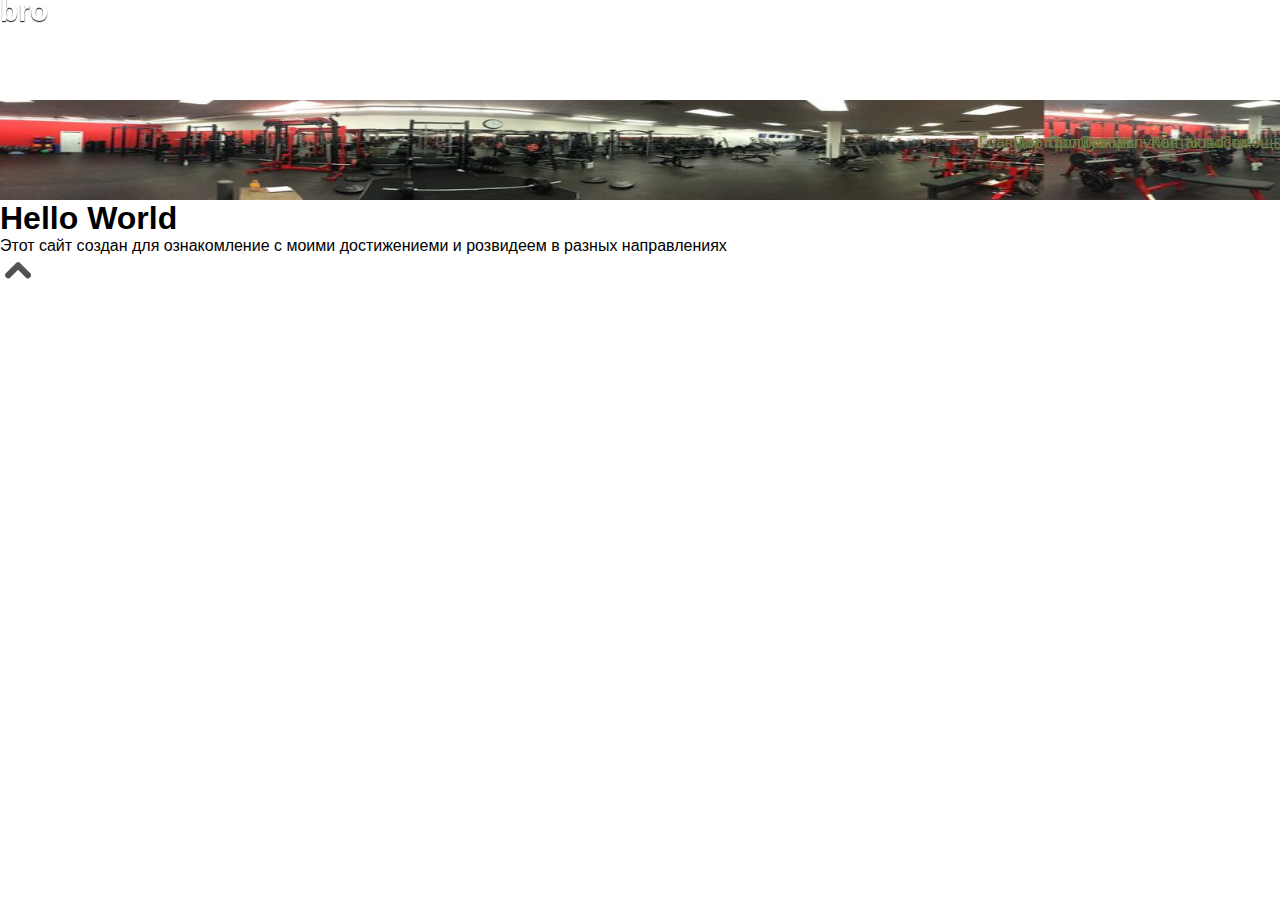
<file: index.html>
<!DOCTYPE html>
<html>
 <head>
 <title>Iordan</title>
 <meta charset="utf-8">
     <link rel="stylesheet" href="style.css">
     

    </head>
 <body>
     
     <div id="all">
     
     <div id="head">
          <div id="logo">
              <marquee scrollamount="3" direction="down" style="color: #ffffff; font-size: 30px; float: left;clear: left;height:100px; font-weight: bolder; line-height: 100%; text-shadow: #000000 0px 1px 1px;">
                  let's go<br>
              bro    
                  </marquee></div>
         
          

          <div id="panorama">
<img src="img/1.jpg" height="100px" width="167%" style="margin-left:0px;margin-top:0px;float: left;clear: left;">
          
     </div>
     </div>
   
     <div id="marg">
     </div>
     <div id="content">
         <h1 class="h1-reid">Hello World</h1>
         <p>
         Этот сайт создан для ознакомление с моими достижениеми и розвидеем в разных направлениях
         </p>
     </div>
<div id="menu">
  <ul>
    <li class="li-main"><a href="#">Главная</a></li>
    <li><a href="#">Портфолиуо</a></li>
    <li><a href="St-Bog/index.html">Программы</a></li>
    <li><a href="#">Товары</a></li>
    <li><a href="#">Услугии</a></li>
    <li><a href="contact/index_new.html">Контакты</a></li>
    <li><a href="#">Новости</a></li>
    <li><a href="">Помощь</a></li>
  </ul>
</div>
     <div id="bot">
                 </div>
            
    <div id="top" data-title="top">
     
     <img src="img/st1.png" width="35px">
        
     </div>
    </div>
 </body>
</html>
</file>
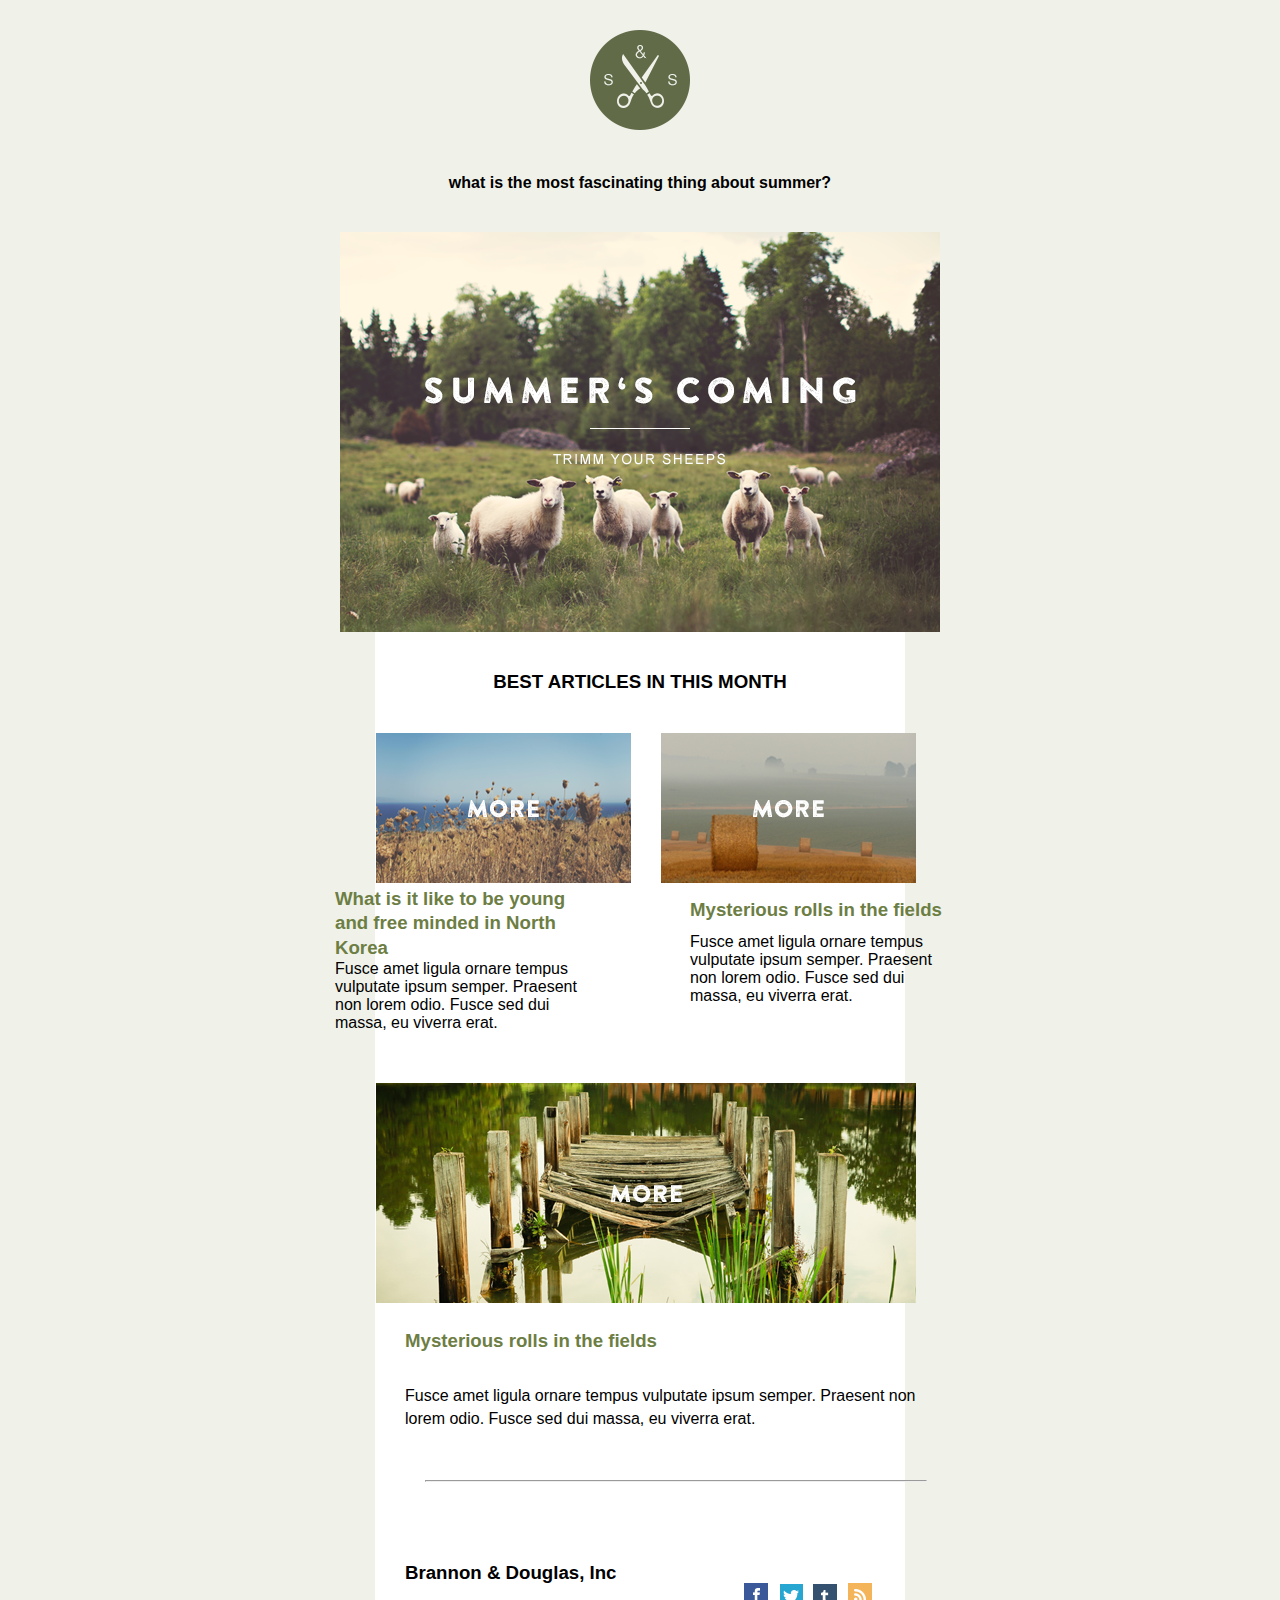
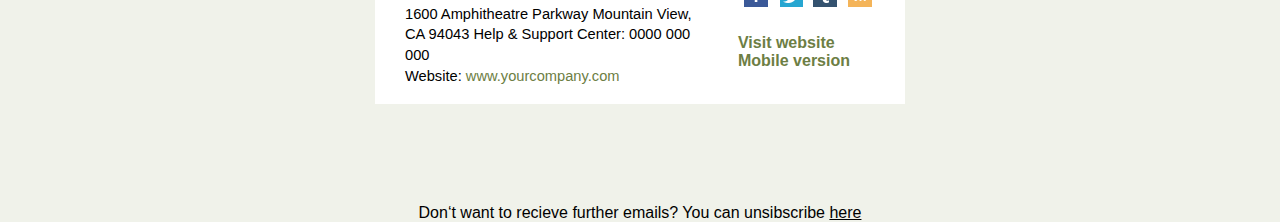
<file: psd_1/index.html>
<!DOCTYPE html>
<html>

<head>
    <title>PSD</title>
    <meta charset="utf-8">
    <link rel="stylesheet" href="style.css">
</head>

<body>
    <div class="bg_all">

        <figure class="fig">
            <img src="04478.png" alt="Log" style="margin-top:30px;">

        </figure>

        <h4 class="foot1"> what is the most fascinating thing about summer?</h4>

        <figure class="figl">
            <img src="img/sumers.png" alt="summer" style="">
        </figure>
        <div class="bg">
            <h3 class="foot11"> BEST ARTICLES IN THIS MONTH</h3>
            <div id="hei">
                <figure class="figl">
                    <img src="img/more.png" alt="More" style="">
                </figure>

                <div class="more_1">
                    <h3 class="more_h_one">What is it like to be young and free minded in North Korea</h3>
                    <p class="more_one">Fusce amet ligula ornare tempus vulputate ipsum semper. Praesent non lorem odio. Fusce sed dui massa, eu viverra erat.</p>
                </div>
                <div class="more_2">
                    <h3 class="more_h_two">Mysterious rolls in the fields</h3>

                    <p class="two_more">Fusce amet ligula ornare tempus vulputate ipsum semper. Praesent non lorem odio. Fusce sed dui massa, eu viverra erat.</p>
                </div>

            </div>

            <figure class="figlq">
                <img src="img/big%20more.png" alt="More">
            </figure>
            <h3 class="big_more">Mysterious rolls in the fields</h3>
            <p class="p_big_more">Fusce amet ligula ornare tempus vulputate ipsum semper. Praesent non lorem odio. Fusce sed dui massa, eu viverra erat.</p>
            <hr id="hr_bot">
            <div class="last">
                <h3 class="bra">Brannon & Douglas, Inc</h3>
                <p class="am">1600 Amphitheatre Parkway Mountain View, CA 94043 Help & Support Center: 0000 000 000 <br> Website:
                    <a href="www.yourcompany.com">www.yourcompany.com</a></p>

            </div>

            <ul>
                <li>
                    <a href="#"> <img src="img/fas.png"></a>
                </li>
                <li>
                    <a href="#"> <img src="img/tw.png"></a>
                </li>
                <li>
                    <a href="#"> <img src="img/tumb.png"></a>
                </li>
                <li>
                    <a href="#"> <img src="img/rs.png"></a>
                </li>
            </ul>
            <h3 class="h_las"><a href="#">Visit website</a><br>
                <a href="#"> Mobile version</a>
            </h3>

        </div>
        <p id="foot">Don‘t want to recieve further emails? You can unsibscribe <a href="#" class="here">here</a></p>
    </div>

</body>

</html>
</file>
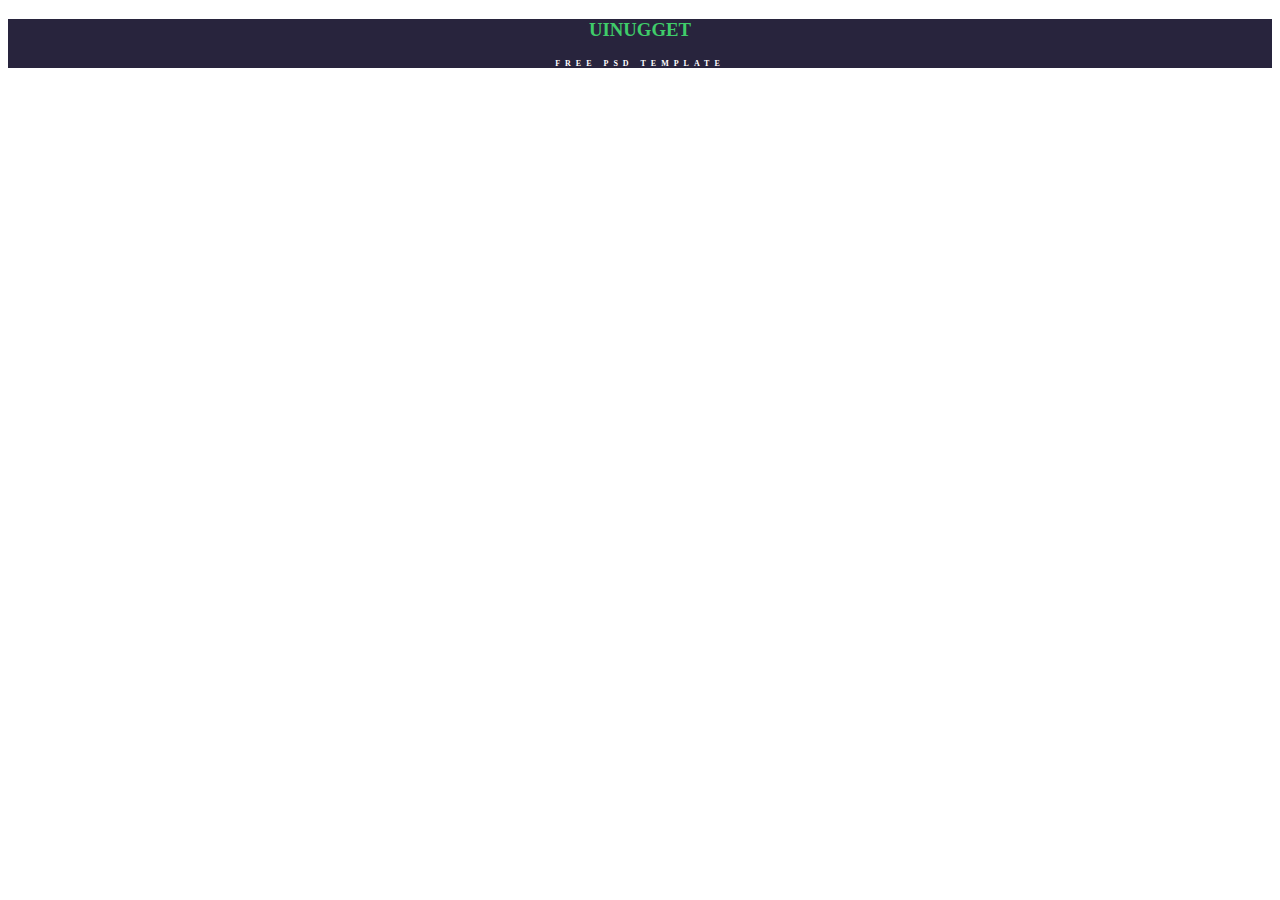
<file: psd_3/index.html>
<!DOCTYPE html>
<html>

<head>
    <title>PSD</title>
    <meta charset="utf-8">
    <link rel="stylesheet" href="style.css">
</head>

<body>
    <div class="bg">
        <h3 class="UINUGGET">UINUGGET</h3>
        <h5 class="free">
            FREE PSD TEMPLATE

        </h5>

    </div>
</body>
</html>
</file>
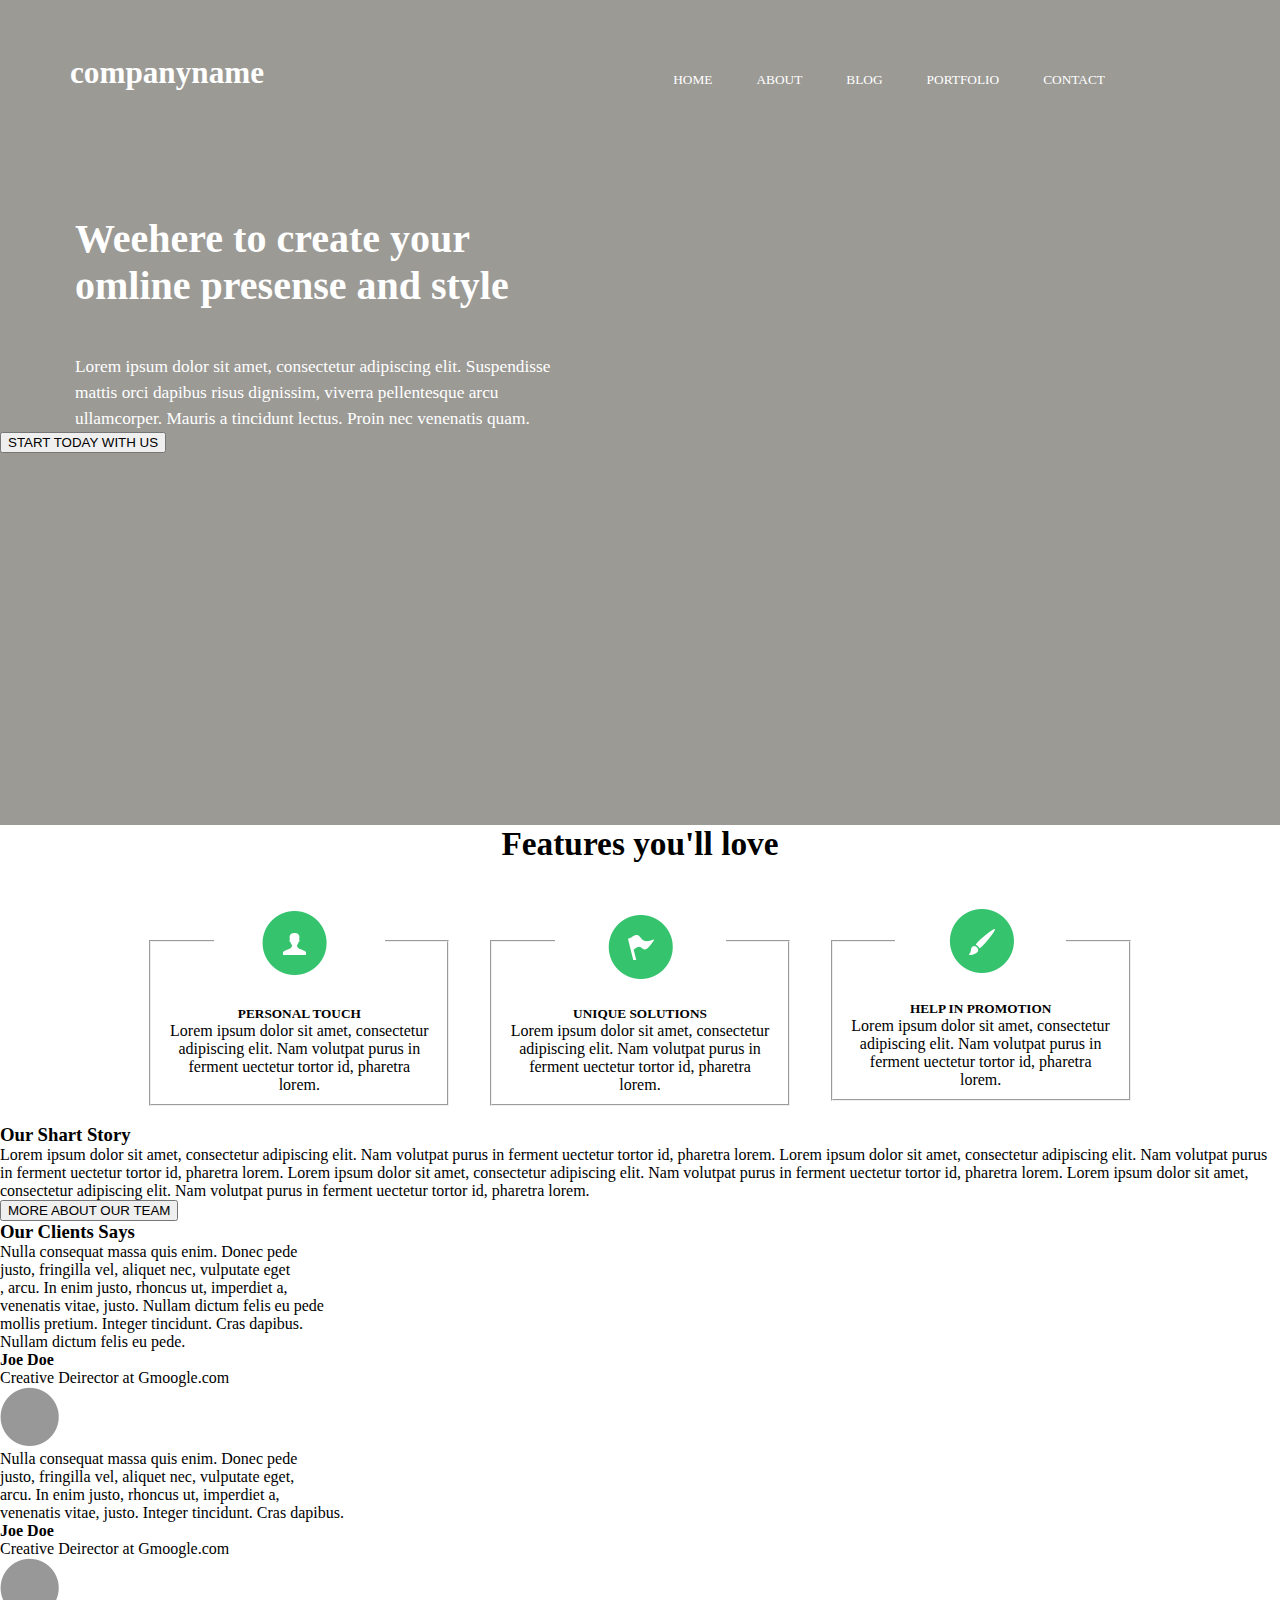
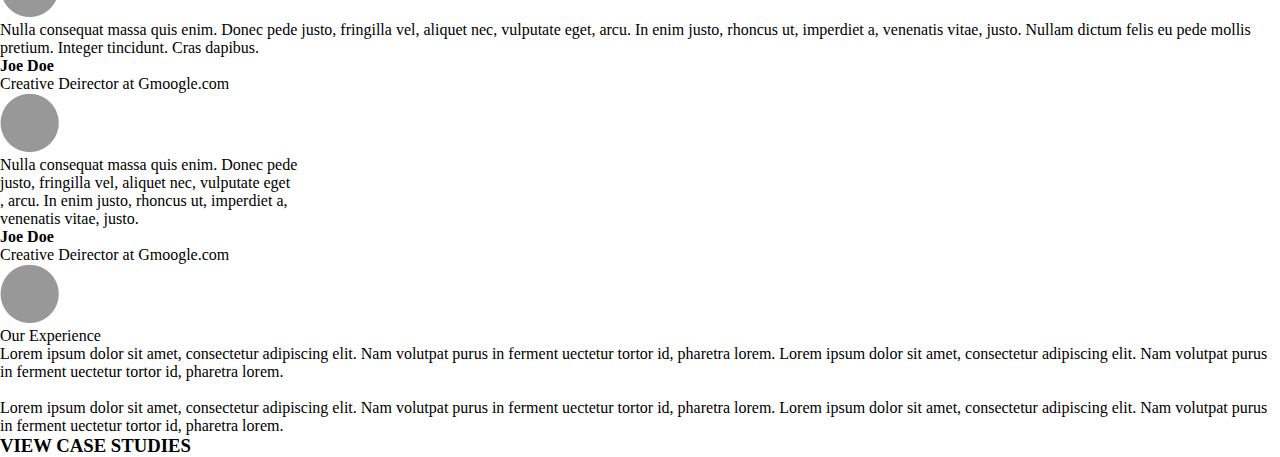
<file: psd_4/index.html>
<!DOCTYPE html>
<html>

<head>
    <title>PSD</title>
    <meta charset="utf-8">
    <link href="style.css" rel="stylesheet" type="text/css">

</head>

<body>

    <div id="hed">
        <div id="log">
            <h3>companyname</h3>
        </div>
        <div id="menu">
            <ul>
                <li><a href="#">HOME</a></li>
                <li><a href="#">ABOUT</a></li>
                <li><a href="#">BLOG</a></li>
                <li><a href="#">PORTFOLIO</a></li>
                <li><a href="#">CONTACT</a></li>
            </ul>
        </div>
        <h3 class="were"> Weehere to create your<br> omline presense and style</h3>
        <p class="lor">Lorem ipsum dolor sit amet, consectetur adipiscing elit. Suspendisse mattis orci dapibus risus dignissim, viverra pellentesque arcu ullamcorper. Mauris a tincidunt lectus. Proin nec venenatis quam.</p>
        <form>
            <button id="start">START  TODAY  WITH  US</button>
        </form>


    </div>
    <div id="main">
        <h1 class="fea">Features you'll love</h1>
        <div class="in">
            <div class="block">
                <fieldset>
                    <legend>
                        <figure>
                            <img src="img/div_1.PNG">
                        </figure>
                    </legend>

                    <h5 class="block-h">PERSONAL TOUCH</h5>
                    <p class="block-p">Lorem ipsum dolor sit amet, consectetur adipiscing elit. Nam volutpat purus in<br> ferment uectetur tortor id, pharetra<br> lorem.
                    </p>
                </fieldset>
            </div>
            <div class="block">
                <fieldset>
                    <legend>
                        <figure>
                            <img src="img/div_2.PNG">
                        </figure>
                    </legend>
                    <h5 class="block-h">UNIQUE SOLUTIONS</h5>
                    <p class="block-p">Lorem ipsum dolor sit amet, consectetur adipiscing elit. Nam volutpat purus in<br> ferment uectetur tortor id, pharetra<br> lorem.
                    </p>
                </fieldset>
            </div>
            <div class="block">
                <fieldset>
                    <legend>
                        <figure>
                            <img src="img/div_3.png">
                        </figure>
                    </legend>
                    <h5 class="block-h">HELP IN PROMOTION</h5>
                    <p class="block-p">Lorem ipsum dolor sit amet, consectetur adipiscing elit. Nam volutpat purus in<br> ferment uectetur tortor id, pharetra<br> lorem.
                    </p>
                </fieldset>

            </div>
        </div>
        <div id="our_story">
            <h3 class="story_H">Our Shart Story</h3>
            <p class="story_p">Lorem ipsum dolor sit amet, consectetur adipiscing elit. Nam volutpat purus in ferment uectetur tortor id, pharetra lorem. Lorem ipsum dolor sit amet, consectetur adipiscing elit. Nam volutpat purus in ferment uectetur tortor id, pharetra lorem. Lorem ipsum dolor sit amet, consectetur adipiscing elit. Nam volutpat purus in ferment uectetur tortor id, pharetra lorem. Lorem ipsum dolor sit amet, consectetur adipiscing elit. Nam volutpat purus in ferment uectetur tortor id, pharetra lorem.

            </p>
            <script>
                more.onclick = function() {
                    this.style.backgroundColor = 'red';
                }

            </script>
            <button id="more">
              MORE ABOUT OUR TEAM
          </button>




        </div>
        <div id="testi">

            <h3 id="testi_h">Our Clients Says</h3>
            <div class="left">
                <p class="nulla">Nulla consequat massa quis enim. Donec pede<br> justo, fringilla vel, aliquet nec, vulputate eget <br>, arcu. In enim justo, rhoncus ut, imperdiet a,<br> venenatis vitae, justo. Nullam dictum felis eu pede <br> mollis pretium. Integer tincidunt. Cras dapibus. <br> Nullam dictum felis eu pede.</p>

                <p class="joe"><strong> Joe Doe</strong></p>
                <p class="cre">Creative Deirector at Gmoogle.com</p>

                <figure class="pers">
                    <img src="img/pers.png">
                </figure>
                <p class="null_2">Nulla consequat massa quis enim. Donec pede<br>justo, fringilla vel, aliquet nec, vulputate eget,<br>arcu. In enim justo, rhoncus ut, imperdiet a,<br> venenatis vitae, justo. Integer tincidunt. Cras dapibus.</p>

                <p class="joe_2"><strong> Joe Doe</strong></p>
                <p class="cre">Creative Deirector at Gmoogle.com</p>

                <figure class="pers">
                    <img src="img/pers.png">
                </figure>
            </div>
            <div class="right">
                <p class="null_2">Nulla consequat massa quis enim. Donec pede justo, fringilla vel, aliquet nec, vulputate eget, arcu. In enim justo, rhoncus ut, imperdiet a, venenatis vitae, justo. Nullam dictum felis eu pede mollis pretium. Integer tincidunt. Cras dapibus. </p>

                <p class="joe_2"><strong> Joe Doe</strong></p>
                <p class="cre">Creative Deirector at Gmoogle.com</p>

                <figure class="pers">
                    <img src="img/pers.png">
                </figure>
                <p class="nulla">Nulla consequat massa quis enim. Donec pede<br> justo, fringilla vel, aliquet nec, vulputate eget <br>, arcu. In enim justo, rhoncus ut, imperdiet a,<br> venenatis vitae, justo. </p>

                <p class="joe"><strong> Joe Doe</strong></p>
                <p class="cre">Creative Deirector at Gmoogle.com</p>

                <figure class="pers">
                    <img src="img/pers.png">
                </figure>
            </div>
        </div>
        <!--       testi-->

    </div>
    <div class="info">
        <h class="inf_h">Our Experience</h>
        <p class="inf_p">Lorem ipsum dolor sit amet, consectetur adipiscing elit. Nam volutpat purus in ferment uectetur tortor id, pharetra lorem. Lorem ipsum dolor sit amet, consectetur adipiscing elit. Nam volutpat purus in ferment uectetur tortor id, pharetra lorem.
            <br>
            <br> Lorem ipsum dolor sit amet, consectetur adipiscing elit. Nam volutpat purus in ferment uectetur tortor id, pharetra lorem. Lorem ipsum dolor sit amet, consectetur adipiscing elit. Nam volutpat purus in ferment uectetur tortor id, pharetra lorem.

        </p>
        <h3 class="inf_h3">VIEW CASE STUDIES</h3>

    </div>
</body>

</html>
</file>
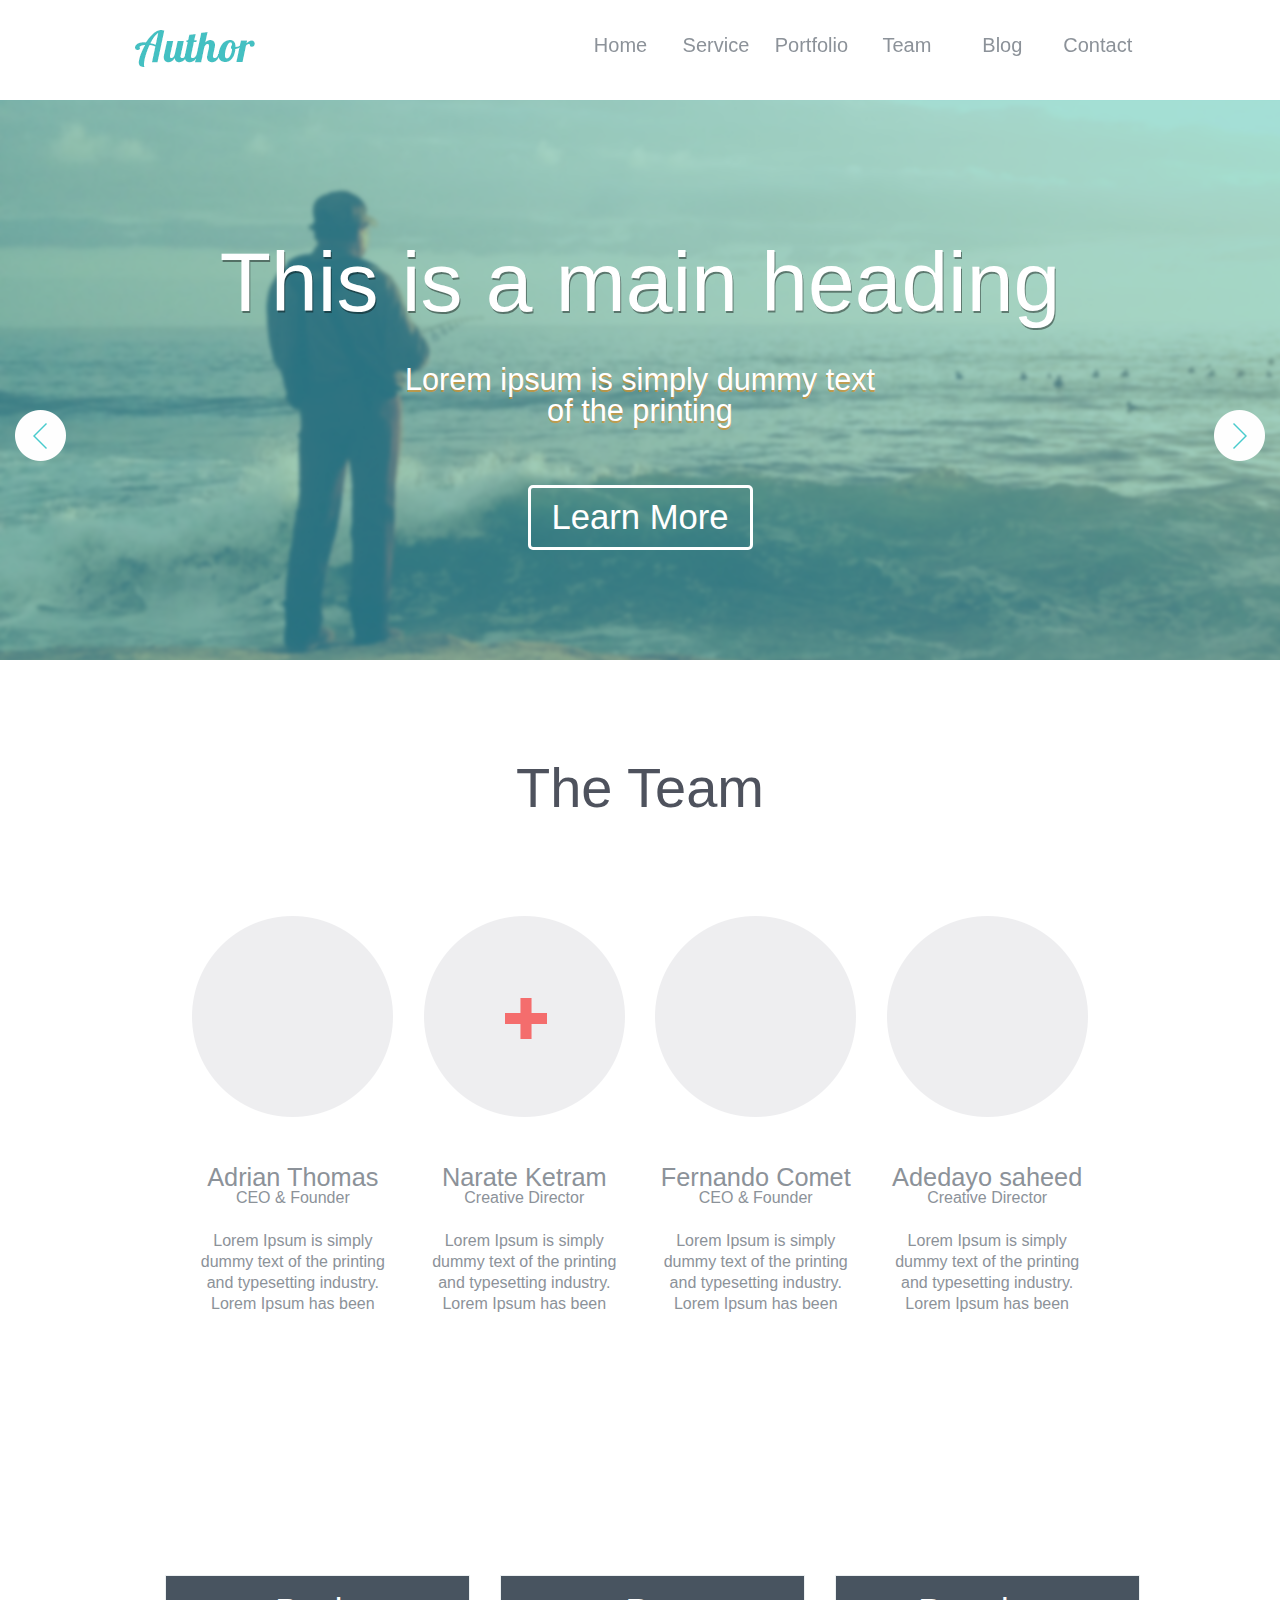
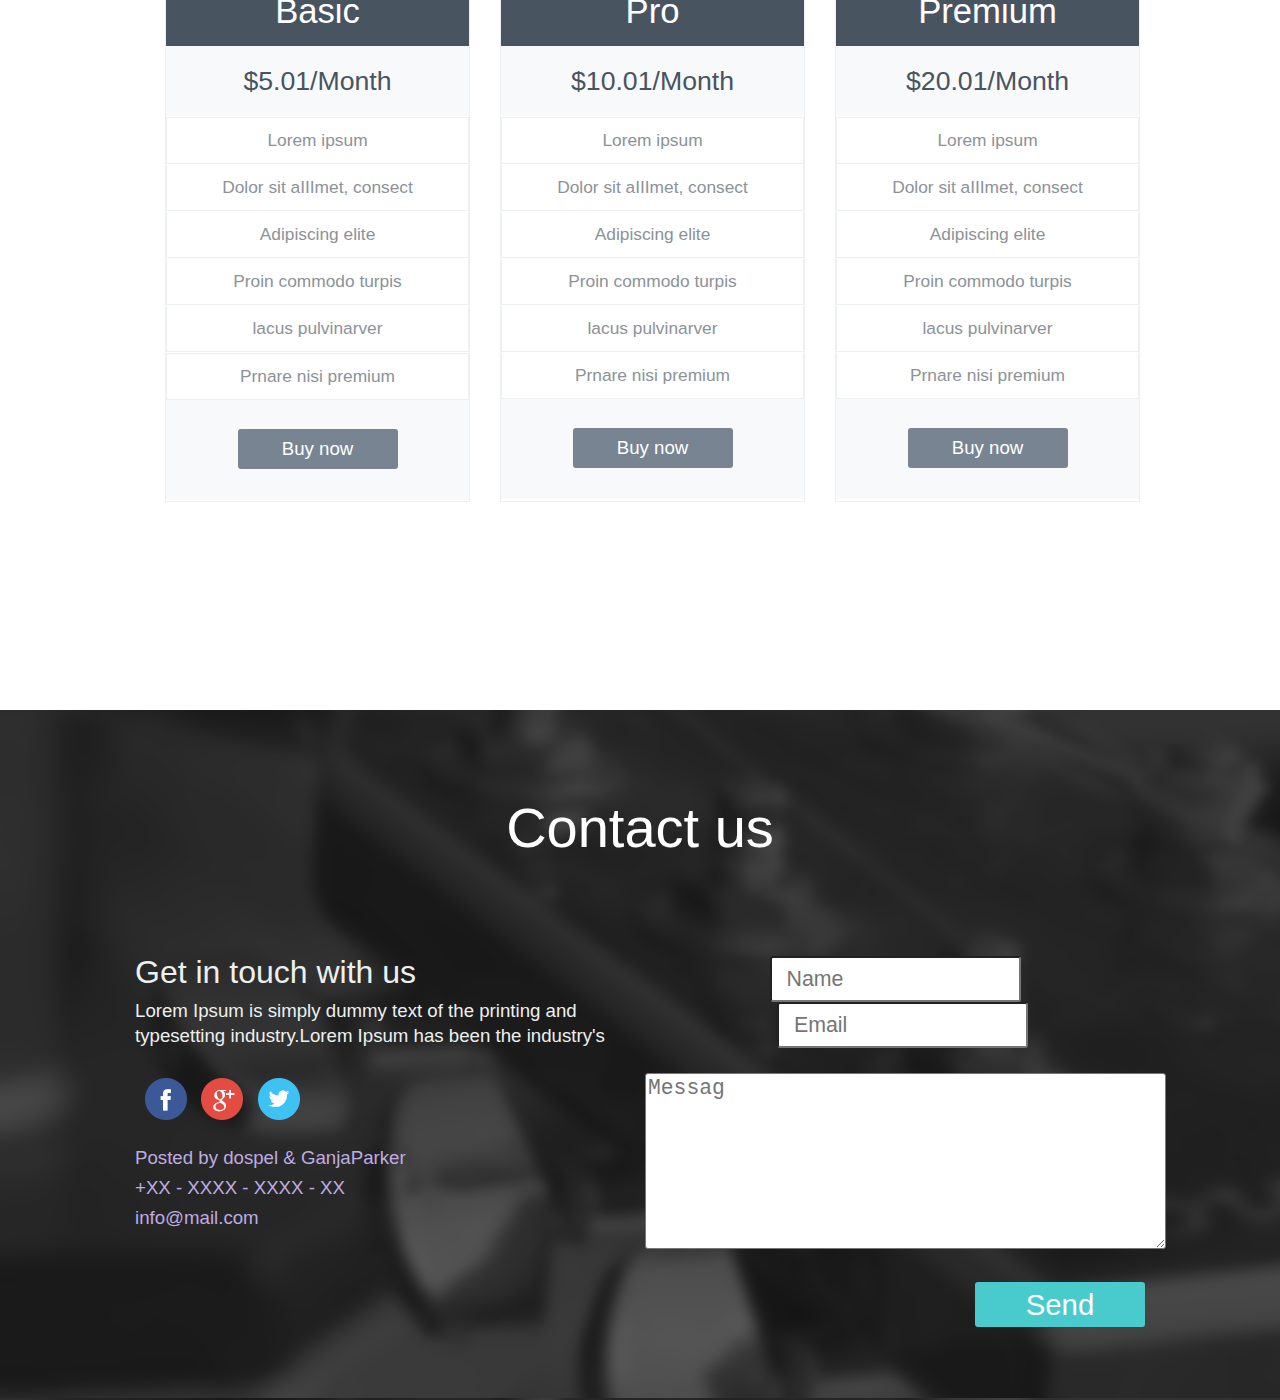
<file: rabota_ua/index.html>
<!DOCTYPE html>
<html>

<head>
    <link href="http://allfont.ru/allfont.css?fonts=open-sans-semibold" rel="stylesheet" type="text/css" />
    <title>PSD</title>
    <meta charset="utf-8">
    <meta name="viewport" content="width=device-width,initial-scale=1">
    <link href="style.css" rel="stylesheet">
    <link href="reset.css" rel="stylesheet">

</head>

<body>
   <div class="all">
    <a name="home"></a>
    <div class="header">
        <img class="Logo" src="img/logo.png" alt="logo">
        <div class="menu">

            <a class="menu_a" href="#home">
                <div class="menu_block"> Home </div>
            </a>

            <a class="menu_a" href="#service">
                <div class="menu_block">Service </div>

            </a>
            <a class="menu_a" href="#portfolio">
                <div class="menu_block">Portfolio </div>

            </a>
            <a class="menu_a" href="#team">
                <div class="menu_block">Team</div>
            </a>
            <a class="menu_a" href="#blog">
                <div class="menu_block">Blog </div>
            </a>
            <a class="menu_a" href="#contact">
                <div class="menu_block"> Contact </div>
            </a>
        </div>

    </div>
    <a name="service"></a>
    <div class="banner">
        <h1 class="This">This is a main heading</h1>
        <h3 class="lorem">Lorem ipsum is simply dummy text<br> of the printing</h3>
        <button class="button_mor">Learn More</button>
        <img class="left_next" src="img/left_s.png" alt="back">
        <img class="right_next" src="img/right_s.png" alt="next">
        <a name="portfolio"></a>

    </div>
    <div class="team">
        <h1 class="team_h">The Team</h1>

        <a name="team"></a>
        
        <div class="box_team ml0">
            <img src="img/elip.png" alt="Elips">
            <h3 class="elip_h3">Adrian Thomas</h3>
            <h5 class="elip_h5">CEO &#38; Founder</h5>
            <p class="elip_p">Lorem Ipsum is simply dummy text of the printing and typesetting industry. Lorem Ipsum has been

            </p>
        </div>
        <div class="box_team">
            <img class="index_1" src="img/block_plus.png" alt="Elips">

            <h3 class="elip_h3">Narate Ketram</h3>
            <h5 class="elip_h5">Creative Director</h5>
            <p class="elip_p">Lorem Ipsum is simply dummy text of the printing and typesetting industry. Lorem Ipsum has been

            </p>
        </div>
        <div class="box_team">
            <img src="img/elip.png" alt="Elips">
            <h3 class="elip_h3">Fernando Comet</h3>
            <h5 class="elip_h5">CEO &#38; Founder</h5>
            <p class="elip_p">Lorem Ipsum is simply dummy text of the printing and typesetting industry. Lorem Ipsum has been

            </p>
        </div>
        <div class="box_team">
            <img src="img/elip.png" alt="Elips">
            <h3 class="elip_h3">Adedayo saheed</h3>
            <h5 class="elip_h5">Creative Director</h5>
            <p class="elip_p">Lorem Ipsum is simply dummy text of the printing and typesetting industry. Lorem Ipsum has been

            </p>
        </div>
    </div>
    <div class="plans">
        <a name="blog"></a>
        <div class="block_byu">

            <div id="dad">
                Basic
            </div>
            <h5 class="price">$5.01/Month</h5>
            <p class="inf">Lorem ipsum</p>

            <p class="inf border_top">Dolor sit aIIImet, consect</p>

            <p class="inf border_top">Adipiscing elite</p>

            <p class="inf border_top">Proin commodo turpis</p>

            <p class="inf border_top">lacus pulvinarver</p>

            <p class="inf">Prnare nisi premium</p>
            <div class="block_byu_now">
                <button id="not"><strong><p class="p-w">Buy now</p></strong></button>
            </div>
        </div>

        <div class="block_byu">
            <div id="dad_1">
                Pro
            </div>
            <h5 class="price">$10.01/Month</h5>
            <p class="inf">Lorem ipsum</p>

            <p class="inf border_top">Dolor sit aIIImet, consect</p>

            <p class="inf border_top">Adipiscing elite</p>

            <p class="inf border_top">Proin commodo turpis</p>

            <p class="inf border_top">lacus pulvinarver</p>

            <p class="inf border_top">Prnare nisi premium</p>
            <div class="block_byu_now">
                <button id="not_1"><strong><p class="p-w">Buy now</p></strong></button>
            </div>
        </div>
        <div class="block_byu">
            <div id="dad_2">
                Premium
            </div>
            <h5 class="price">$20.01/Month</h5>
            <p class="inf">Lorem ipsum</p>

            <p class="inf border_top">Dolor sit aIIImet, consect</p>

            <p class="inf border_top">Adipiscing elite</p>

            <p class="inf border_top">Proin commodo turpis</p>

            <p class="inf border_top">lacus pulvinarver</p>

            <p class="inf border_top">Prnare nisi premium</p>
            <div class="block_byu_now">
                <button id="not_2"><strong><p class="p-w">Buy now</p></strong></button>
            </div>
        </div>

    </div>
    <div class="conract_us">
        <h3 class="cont_h">Contact us</h3>
        <div>
            <div class="block_left">
                <h5 class="h5_get">Get in touch with us</h5><br>
                <p class="p_cont">Lorem Ipsum is simply dummy text of the printing and typesetting industry.Lorem Ipsum has been the industry's </p>

                <ul class="soc_ul">
                    <li class="soc">
                        <a href="#"><img src="img/face.png" alt="FaceBook"></a>
                    </li>
                    <li class="soc">
                        <a href="#"><img src="img/google++.png" alt="Google++"></a>
                    </li>
                    <li class="soc">
                        <a href="#"><img src="img/twitter.png" alt="Twitter"></a>
                    </li>

                </ul>
                <br>
                <p class="inf_p">Posted by dospel &amp; GanjaParker<br> +XX - XXXX - XXXX - XX<br>
                    <a class="inf_p top_none" href="#">info@mail.com</a></p>
            </div>

            <div class="block_right">
                <a name="contact"></a>
                <form>
                    <input class="Name_inp" type="text" placeholder="Name">
                    <input class="Email_inp" type="text" placeholder="Email">
                    <textarea class="messedg_inp" type="textarea" placeholder="Messag"></textarea>
                    <buttom class="buttom_send">Send</buttom>
                </form>
            </div>
        </div>
    </div>
    </div>
    <script src="script/boot.js">
       
    </script>

    <script src="script/boot_1.js">
       
    </script>
    <script src="script/boot_2.js">
       
    </script>

</body>

</html>
</file>
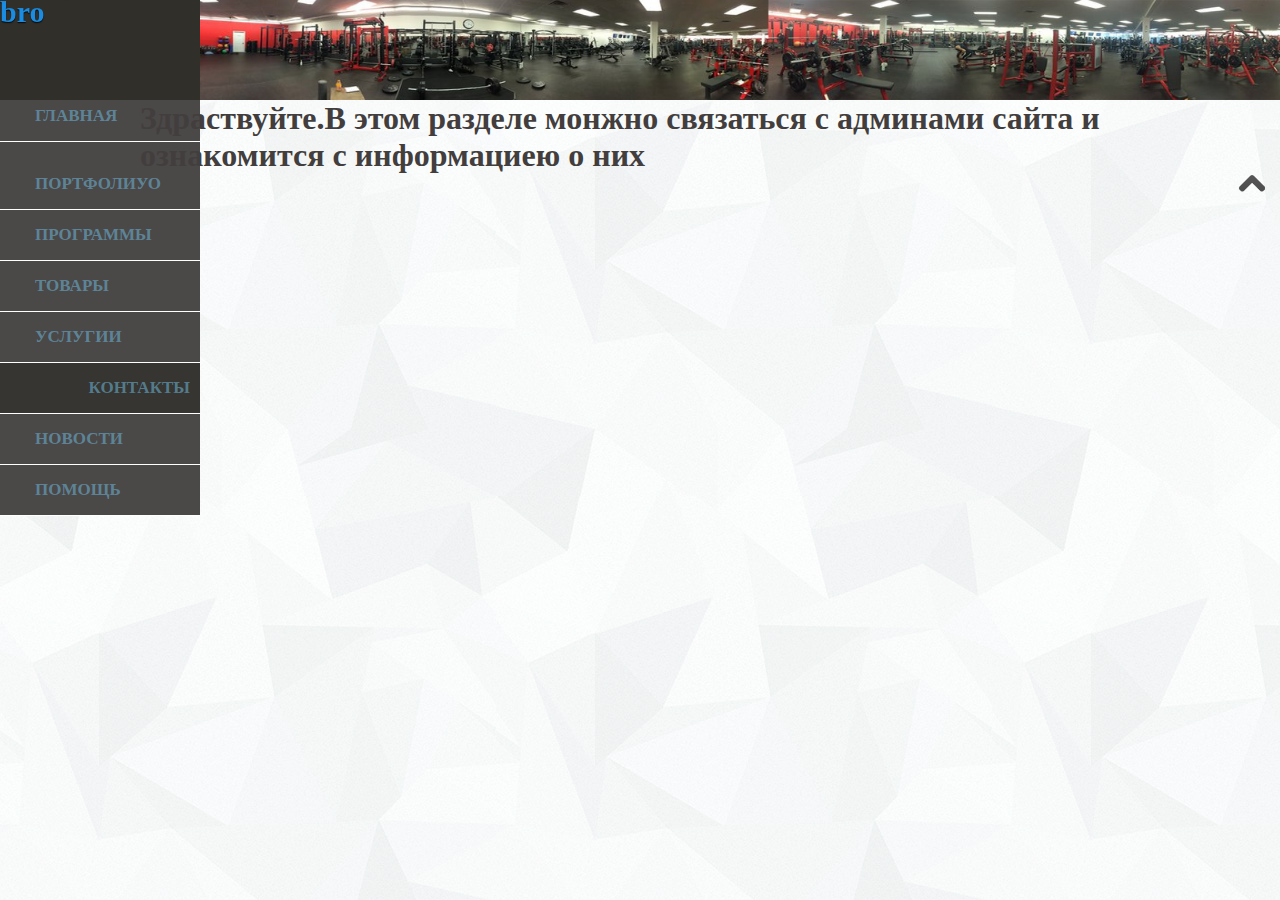
<file: contact/index_new.html>
<!DOCTYPE html>
<html>
 <head>
 <title>Iordan</title>
 <meta charset="utf-8">
     <link rel="stylesheet" href="style.css">
     

    </head>
 <body>
     
     <div id="all">
     
     <div id="head">
          <div id="logo">
              <marquee scrollamount="3" direction="down" style="color: #1a8de2; font-size: 30px; float: left;clear: left;height:100px; font-weight: bolder; line-height: 100%; text-shadow: #000000 0px 1px 1px;">
                  let's go<br>
              bro    
                  </marquee></div>
         
          

          <div id="panorama">
<img src="img/1.jpg" height="100px" width="167%" style="margin-left:0px;margin-top:0px;float: left;clear: left;">
          
     </div>
     </div>
   
     <div id="marg">
     </div>
     <div id="content">
         <h1 class="h1-color">Здраствуйте.В этом разделе монжно связаться с админами сайта и ознакомится с информациею о них</h1>
     </div>
<div id="menu">
  <ul>
    <li><a href="index.html">Главная</a></li>
    <li><a href="#">Портфолиуо</a></li>
    <li><a href="St-Bog/index.html">Программы</a></li>
    <li><a href="#">Товары</a></li>
    <li><a href="#">Услугии</a></li>
    <li class="il-main"><a href="#">Контакты</a></li>
    <li><a href="#">Новости</a></li>
    <li><a href="">Помощь</a></li>
  </ul>
</div>
     <div id="bot">
                 </div>
            
    <div id="top" data-title="top">
     
     <img src="img/st1.png" width="35px">
        
     </div>
    </div>
 </body>
</html>
</file>
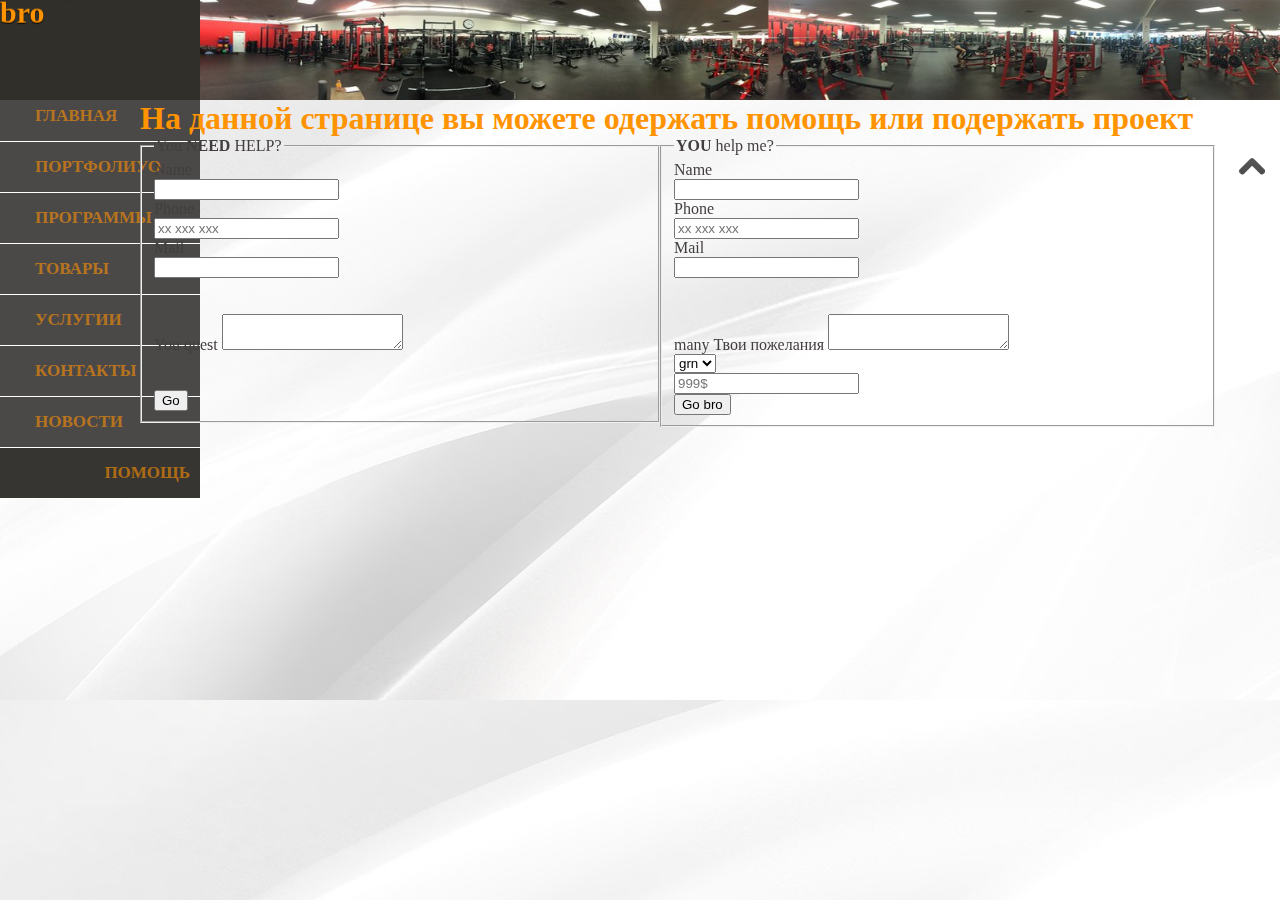
<file: help/help.html>
<!DOCTYPE html>
<html>
 <head>
 <title>Iordan</title>
 <meta charset="utf-8">
     <link rel="stylesheet" href="style.css">
     

    </head>
 <body>
     
     <div id="all">
     
     <div id="head">
          <div id="logo">
              <marquee scrollamount="3" direction="down" style="color: rgb(255, 147, 0); font-size: 30px; float: left;clear: left;height:100px; font-weight: bolder; line-height: 100%; text-shadow: #000000 0px 1px 1px;">
                  let's go<br>
              bro    
                  </marquee></div>
         
          

          <div id="panorama">
<img src="img/1.jpg" height="100px" width="167%" style="margin-left:0px;margin-top:0px;float: left;clear: left;">
          
     </div>
     </div>
   
     <div id="marg">
     </div>
     <div id="content">
         
        <h1 class="h1-reid">
         На данной странице вы можете одержать помощь или подержать проект
         </h1>
         
         <div id="helpYOU">
         <form class="formYOU" method="get" action="xxx">
             <fieldset>
             <legend>You <strong>NEED</strong> HELP?</legend>
                 <label for="name">Name<br></label>
                 <input id="name"><br>  
                 <label for="Phone">Phone<br></label>
                 <input id="Phone" placeholder="xx xxx xxx"><br>
                 <label for="mail">Mail<br></label>
                 <input id="mail"><br>
                 <br>
                 <br>
                 
                 <label for="quest">You quest</label>
                <textarea id="quest"></textarea><br>
                 <br>
                 <br>
                 <input type="button" id="funcGO" onclick="funcGOv()" value="Go">
                 
             </fieldset>
         </form>
         </div>
         <script src="funcGO.js">
         
         </script>
         <div id="helpME">
          <form class="formYOU" method="get" action="xxx" class="form-w">
             <fieldset >
             <legend><strong>YOU</strong> help me?</legend>
                 <label for="name">Name<br></label>
                 <input id="name"><br>  
                 <label for="Phone">Phone<br></label>
                 <input id="Phone" placeholder="xx xxx xxx"><br>
                 <label for="mail">Mail<br></label>
                 <input id="mail"><br>
                 <br>
                 <br>
                 <label for="manyy">many</label>
       
                 <label for="quest">Твои пожелания </label>
                <textarea id="quest"></textarea> <br>
                   <select id="manyy">
         <option vabue="grn">grn</option>
             <option value="rub">rub</option>
             <option value="$">$</option>
         </select>
                 <br>
                 <input type="number" name="many" id="many" placeholder="999$"> <br>
                 <input type="button" id="Go" onclick="funcMANY()" value="Go bro">
                 <script src="manyGO.js"></script>
             </fieldset>
         </form>
         </div>
         
         
         
         
     </div>
<div id="menu">
  <ul>
    <li ><a href="#">Главная</a></li>
    <li><a href="#">Портфолиуо</a></li>
    <li><a href="#">Программы</a></li>
    <li><a href="#">Товары</a></li>
    <li><a href="#">Услугии</a></li>
    <li><a href="#">Контакты</a></li>
    <li><a href="#">Новости</a></li>
    <li class="li-main"><a href="">Помощь</a></li>
  </ul>
</div>
     <div id="bot">
                 </div>
            
    <div id="top" data-title="top">
     
     <img src="img/st1.png" width="35px">
        
     </div>
         
    </div>
 </body>
</html>
</file>
<file: style.css>
* {
    margin: 0px;
    font-family: 'Arial';
    padding: 0px;
}

.fig {
    display: block;
    /* Блочный элемент (для старых браузеров) */
    text-align: center;
    /* Выравнивание по центру */
    margin-top: 0;
    /* Отступ сверху */
    margin-bottom: 0px;
    /* Отступ снизу */
    color: #666;
    /*0вет подрисуночной подписи */
}

.figl {
    display: block;
    /* Блочный элемент (для старых браузеров) */
    text-align: center;
    /* Выравнивание по центру */
    color: #666;
    /* Цвет подрисуночной подписи */
}


/*
#summers
{
    height: 100px;
    width: 100px;
    background: url( img/sumers.png);
}*/

.more_h_one {
    line-height: 130%;
    font-size: 14pt;
    color: #6d7e44;
}

.more_one {
    font-size: 12pt;
}

.more_two {
    font-size: 12pt;
}

.more_h_two {
    margin-bottom: 10px;
    /*    margin-top: 10px;*/
    line-height: 140%;
    font-size: 14pt;
    color: #6d7e44;
}

.more_1 {
    float: right;
    width: 255px;
    margin-right: 315px;
}

.more_2 {
    margin-top: 10PX;
    position: absolute;
    float: right;
    width: 255px;
    margin-left: 315px;
}

#hei {
    height: 350px;
}

.big_more {
    margin-top: 21px;
    margin-bottom: 31px;
    padding-left: 30px;
    font-size: 14pt;
    color: #6d7e44;
    line-height: 140%;
}

.p_big_more {
    line-height: 140%;
    width: 550px;
    font-size: 12pt;
    padding-left: 30px;
}

#hr_bot {
    display: block;
    /* Блочный элемент (для старых браузеров) */
    text-align: center;
    /* Выравнивание по центру */
    margin-left: 50px;
    text-align: center;
    color: rgba(0, 0, 0, 0.83);
    width: 500px;
    margin-top: 50px;
    /*    margin-bottom: 50px;*/
}

.bra {
    width: 230px;
    font-size: 14pt;
    margin-left: -70px;
}

.am {
    height: 100px;
    font-size: 11pt;
    width: 310px;
    margin-top: 20px;
    margin-left: -70px;
    line-height: 140%;
}

a {
    color: #6d7e44;
    text-decoration: none;
}

.last {
    width: 500px;
    padding-left: 100px;
    padding-top: 80px
}

.bg {
    margin-top: -15px;
    padding-top: 10px;
    background: #fff;
    z-index: 2;
    margin-left: 375px;
    margin-right: 375px;
}

.bg_all {
    z-index: 1;
    background: rgb(240, 242, 234);
}

li {
    width: 30px;
    list-style-type: none;
    display: inline-block;
    /* расположить пункты горизонтально */
    text-align: center;
    /* текст горизонтально по центру */
    margin: 0;
    /* убрать внутренние отступы */
    padding: 0;
    /* убрать внешние отступы */
}

ul {
    margin-top: -121px;
    margin-right: 30px;
    float: right;
    display: inline;
}

.h_las {
    
    float: right;
    margin-right: 55px;
    color: #6d7e44;
    margin-top: -70px;
    font-size: 12pt;
}

#foot {
    text-align: center;
    margin-top: 100px;
}

.here {
    text-decoration: underline;
    color: black;
}

.fig:hover a:hover {}

.foot1 {
    margin-top: 40px;
    margin-bottom: 40px;
    text-align: center;
}

.foot11 {
    margin-top: 40px;
    margin-bottom: 40px;
    text-align: center;
}

.figlq {
    display: block;
    /* Блочный элемент (для старых браузеров) */
    text-align: center;
    /* Выравнивание по центру */
    margin-bottom: 0px;
    /* Отступ снизу */
    color: #666;
    /*0вет подрисуночной подписи */
}
</file>
<file: psd_1/style.css>
* {
    margin: 0px;
    font-family: 'Arial';
    padding: 0px;
}

.fig {
    display: block;
    /* Блочный элемент (для старых браузеров) */
    text-align: center;
    /* Выравнивание по центру */
    margin-top: 0;
    /* Отступ сверху */
    margin-bottom: 0px;
    /* Отступ снизу */
    color: #666;
    /*0вет подрисуночной подписи */
}

.figl {
    display: block;
    /* Блочный элемент (для старых браузеров) */
    text-align: center;
    /* Выравнивание по центру */
    color: #666;
    /* Цвет подрисуночной подписи */
}


/*
#summers
{
    height: 100px;
    width: 100px;
    background: url( img/sumers.png);
}*/

.more_h_one {
    line-height: 130%;
    font-size: 14pt;
    color: #6d7e44;
}

.more_one {
    font-size: 12pt;
}

.more_two {
    font-size: 12pt;
}

.more_h_two {
    margin-bottom: 10px;
    /*    margin-top: 10px;*/
    line-height: 140%;
    font-size: 14pt;
    color: #6d7e44;
}

.more_1 {
    float: right;
    width: 255px;
    margin-right: 315px;
}

.more_2 {
    margin-top: 10PX;
    position: absolute;
    float: right;
    width: 255px;
    margin-left: 315px;
}

#hei {
    height: 350px;
}

.big_more {
    margin-top: 21px;
    margin-bottom: 31px;
    padding-left: 30px;
    font-size: 14pt;
    color: #6d7e44;
    line-height: 140%;
}

.p_big_more {
    line-height: 140%;
    width: 550px;
    font-size: 12pt;
    padding-left: 30px;
}

#hr_bot {
    display: block;
    /* Блочный элемент (для старых браузеров) */
    text-align: center;
    /* Выравнивание по центру */
    margin-left: 50px;
    text-align: center;
    color: rgba(0, 0, 0, 0.83);
    width: 500px;
    margin-top: 50px;
    /*    margin-bottom: 50px;*/
}

.bra {
    width: 230px;
    font-size: 14pt;
    margin-left: -70px;
}

.am {
    height: 100px;
    font-size: 11pt;
    width: 310px;
    margin-top: 20px;
    margin-left: -70px;
    line-height: 140%;
}

a {
    color: #6d7e44;
    text-decoration: none;
}

.last {
    width: 500px;
    padding-left: 100px;
    padding-top: 80px
}

.bg {
    margin-top: -15px;
    padding-top: 10px;
    background: #fff;
    z-index: 2;
    margin-left: 375px;
    margin-right: 375px;
}

.bg_all {
    z-index: 1;
    background: rgb(240, 242, 234);
}

li {
    width: 30px;
    list-style-type: none;
    display: inline-block;
    /* расположить пункты горизонтально */
    text-align: center;
    /* текст горизонтально по центру */
    margin: 0;
    /* убрать внутренние отступы */
    padding: 0;
    /* убрать внешние отступы */
}

ul {
    margin-top: -121px;
    margin-right: 30px;
    float: right;
    display: inline;
}

.h_las {
    
    float: right;
    margin-right: 55px;
    color: #6d7e44;
    margin-top: -70px;
    font-size: 12pt;
}

#foot {
    text-align: center;
    margin-top: 100px;
}

.here {
    text-decoration: underline;
    color: black;
}

.fig:hover a:hover {}

.foot1 {
    margin-top: 40px;
    margin-bottom: 40px;
    text-align: center;
}

.foot11 {
    margin-top: 40px;
    margin-bottom: 40px;
    text-align: center;
}

.figlq {
    display: block;
    /* Блочный элемент (для старых браузеров) */
    text-align: center;
    /* Выравнивание по центру */
    margin-bottom: 0px;
    /* Отступ снизу */
    color: #666;
    /*0вет подрисуночной подписи */
}
</file>
<file: psd_3/style.css>
.bg {
    background: #28243d;
}

.free {
    font-size: 6pt;
    letter-spacing: 5px;
    text-align: center;
    color: white;
}

.UINUGGET {
    text-align: center;
    color: #3fcc6a;
}
</file>
<file: psd_4/style.css>
* {
    margin: 0px;
}

#hed {
    width: 100%;
    position: absolute;
    background: #9b9a95;
    height: 825px;
    color: white;
    z-index: 2;
}

#log {
    float: left;
    width: 300px;
    padding-left: 70px;
    padding-top: 55px;
    font-size: 20pt;
    color: white;
}

#menu {
    float: right;
    color: white;
    margin-top: 70px;
    margin-right: 175px;
    text-align: center;
}

li {
    font-size: 10pt;
    display: inline;
    margin-left: 40px;
}

a {
    text-decoration: none;
    color: white;
}

.were {
    font-size: 30pt;
    margin-top: 215px;
    margin-left: 75px;
}

a:hover {
    color: black;
}

.lor {
    width: 500px;
    font-size: 13pt;
    margin-left: 75px;
    margin-top: 45px;
    line-height: 150%;
}

.start {
    border-radius: 7px;
    height: 55px;
    width: 225px;
    background: rgb(78, 203, 140);
    margin-top: 100px;
    margin-left: 100px;
}

.fea {
    font-size: 25pt;
    text-align: center;
    color: black;
}

#main {
    z-index: 1;
    padding-top: 825px;
}

.block {
    margin: 5px;
    padding: 10pt;
    
    width: 300px;
    
    display: inline-block;
    vertical-align: middle;
}

.in {
    text-align: center;
    width: 100%;
    
   
    
}
</file>
<file: rabota_ua/style.css>
*{
    color: #8c9299;
}
.header {
    font-family: 'Open Sans Semibold', arial;
    width: 1070px;
    height: 100px;
    padding-left: 135px;
    padding-right: 135px;
    background: white;
}

.Logo {
    float: left;
    margin-top: 30px;
}

.block-img {
    display: block;
    margin: 0 auto;
}

.menu {
    width: 570px;
    position: fixed;
    right: 135px;
    color: #484c55;
}

.menu_block {
    display: inline-block;
    height: 95px;
    width: 91px;
    text-align: center;
    line-height: 90px;
    font-size: 15pt;
}

.banner {
    font-family: 'Open Sans Semibold', arial;
    background: url(img/ban.png) #49cbcd;
    width: 100%;
    height: 560px;
    text-align: center;
    
}

.This {
    font-size: 63pt;
    color: white;
    padding-top: 140px;
    text-shadow: 1px 2px rgba(0, 0, 0, 0.41);
}

.lorem {
    margin-top: 40px;
    color: white;
    font-size: 23pt;
    text-shadow: 0px 2px rgba(229, 141, 20, 0.62);
}

.button_mor {
    border-radius: 5px;
    background: none;
    border: 3px solid white;
    height: 65px;
    width: 225px;
    margin-top: 60px;
    color: white;
    font-size: 26pt;
    margin-top: 60px;
}

.left_next {
    float: left;
    margin-top: -15px;
    margin-left: 15px;    
}

.right_next {
    float: right;
    margin-top: -15px;
    margin-right: 15px;
}

.team {
    font-family: 'Open Sans Semibold', arial;
    height: 700px;
    padding-left: 135px;
    padding-right: 135px;
    padding-top: 100px;
    text-align: center;
}

.box_team {
    display: inline-block;
    margin-top: 100px;
    height: 450px;
    width: 20%;
    margin-left: 25px;
    z-index: 1;
}

.team_h {
    font-size: 42pt;
    color: #4e525d;
}

.elip_h3 {
    font-size: 19pt;
    margin-top: 45px;
}

.elip_p {
    margin-top: 25px;
    line-height: 1.3;
}

.ml0 {
    margin-left: 0;
}

.plans {
    font-family: 'Open Sans Semibold', arial;
    height: 735px;
    padding-left: 135px;
    padding-right: 135px;
    padding-top: 115px;
    text-align: center;
    background: #fff;
}

.plans:hover {
    background: #f1f1f1;
}

.block_byu {
    height: 525px;
    width: 30%;
    margin-left: 30px;
    display: inline-block;
    float: left;
    border: 1px solid #ecf0f1;
}

.head_bleock {
    height: 70px;
    background: #485460;
    text-align: center;
    color: white;
    line-height: 70px;
    font-size: 26pt;
}

.price {
    height: 70px;
    line-height: 70px;
    font-size: 20pt;
    color: #485460;
    background: #f8f9fb;
}

.inf {
    height: 45px;
    line-height: 45px;
    color: #8c9299;
    margin-top: 1px;
    border: 1px solid #ecf0f1;
    background: #fff;
    font-size: 13pt;
}

.border_top {
    border-top: 0px;
}

.block_byu_now {
    height: 100px;
    background: #f8f9fb;
    align-content: center;
    text-align: center;
    line-height: 100px;
}

.butt_byu_now {
    background: #788492;
    height: 40px;
    width: 160px;
    color: white;
    font-size: 14pt;
    border: none;
    border-radius: 3px;
}

.conract_us {
    font-family: 'Open Sans Semibold', arial;
    height: 690px;
    background: url(img/bc.png) rgba(77, 77, 77, 0.92);
    text-align: center;
    padding-left: 135px;
    padding-right: 135px;
}

.cont_h {
    padding-top: 90px;
    font-size: 42pt;
    color: #fff;
    width: 500px;
    display: inline-block;
}

.block_left {
    float: left;
    width: 50%;
    padding-top: 100px;
}

.block_right {
    padding-top: 100px;
    float: right;
    width: 50%;
}

.h5_get {
    font-size: 24pt;
    color: white;
    float: left;
    color: #ecf0f1;
}

.p_cont {
    font-size: 14pt;
    color: white;
    float: left;
    padding-top: 10px;
    text-align: left;
    color: #ecf0f1;
    line-height: 25px;
    width: 500px;
}

.soc {
    display: inline-block;
    margin-left: 10px;
}

.soc_ul {
    margin-top: 30px;
    float: left;
    width: 500px;
    text-align: left;
}

.inf_p {
    float: left;
    margin-top: 20px;
    display: inline;
    line-height: 30px;
    text-align: left;
    color: #bface2;
    font-size: 14pt;
    text-decoration: none;
}

.top_none {
    margin-top: 0;
}

.Name_inp {
    height: 40px;
    width: 230px;
    border-radius: 3px;
    padding-left: 15px;
    font-size: 16pt;
    margin-left: 5px;
}

.Email_inp {
    height: 40px;
    width: 230px;
    border-radius: 3px;
    padding-left: 15px;
    font-size: 16pt;
    margin-left: 20px;
}

.messedg_inp {
    height: 170px;
    width: 515px;
    border-radius: 3px;
    font-size: 16pt;
    margin-left: 5px;
    margin-top: 25px;
}

.buttom_send {
    float: right;
    height: 45px;
    width: 170px;
    background: #49cbcd;
    border-radius: 3px;
    color: #fff;
    font-size: 22pt;
    line-height: 45px;
    margin-top: 30px;
}

.menu_a {
    text-decoration: none;
    color: #484c55;
    display: inline-block;
}

.menu_block:hover {
    background: #f8f9fb;
    color: #49cbcd;
    border-bottom: solid 5px;
}

#dad {
    height: 70px;
    background: #485460;
    text-align: center;
    color: white;
    line-height: 70px;
    font-size: 26pt;
}

#not {
    background: #788492;
    height: 40px;
    width: 160px;
    color: white;
    font-size: 14pt;
    border: none;
    border-radius: 3px;
}

#not:hover {
    background: #49cbcd;
}

#dad_1 {
    height: 70px;
    background: #485460;
    text-align: center;
    color: white;
    line-height: 70px;
    font-size: 26pt;
}

#not_1 {
    background: #788492;
    height: 40px;
    width: 160px;
    
    font-size: 14pt;
    border: none;
    border-radius: 3px;
    color: white;
}

#not_1:hover {
    background: #49cbcd;
}

#dad_2 {
    height: 70px;
    background: #485460;
    text-align: center;
    color: white;
    line-height: 70px;
    font-size: 26pt;
}

#not_2 {
    
    background: #788492;
    height: 40px;
    width: 160px;
    
    font-size: 14pt;
    border: none;
    border-radius: 3px;
}

#not_2:hover {
    background: #49cbcd;
}




@media only screen and (max-width: 1199px) {
    .elip_h3 {
        font-size: 13pt;
        margin-top: 45px;
    }
    .elip_h5 {
        font-size: 11px;
    }
    .block_byu {
        margin-left: 10px;
    }
    .Email_inp {
        margin-left: 5px;
    }
    .buttom_send {
        width: 300px;
        float: left;
        margin-left: 5px;
    }
    .p_cont {
        width: 250px;
    }
    .menu {
        width: 570px;
        right: 10px;
    }
    .header {
        width: 700px;
        padding-right: 0px;
    }
    .messedg_inp {
        width: 315px;
    }
    .buttom_send {
        width: 220px;
        margin-left: 125px;
    }
}


/* Medium Devices, Desktops */

@media only screen and (max-width: 1050px) {
    .box_team {
        width: 45%;
    }
    .team {
        height: 1300px;
    }
    .header {
        width: 450px;
        padding-right: 0px;
    }
    .messedg_inp {
        width: 230px;
    }
}


/* Small Devices, Tablets */

@media only screen and (max-width: 970px) {
    .header {
        padding-left: 0px;
    }
    .inf {
        font-size: 10pt;
    }
    .price {
        font-size: 20pt;
    }
    .buttom_send {
        width: 220px;
        margin-left: 25px;
    }
}

@media only screen and (max-width: 700px) {
    .team {
        padding-left: 0px;
        padding-right: 0px;
    }
    .plans {
        padding-left: 0px;
        padding-right: 0px;
    }
    .conract_us {
        padding-left: 0px;
        padding-right: 0px;
    }
    .buttom_send {
        width: 150px;
        margin-right: 25px;
        float: right;
    }
    .menu_block {
        font-size: 10pt;
        width: 70px;
        margin-top: 25px;
    }
    .menu {
        margin-top: -25px;
        width: 470px;
        position: fixed;
        right: 0px;
    }
    .buttom_send {
        width: 220px;
        align-content: center;
        text-align: center;
    }
}

@media only screen and (max-width: 570px) {
    .menu_block {
        font-size: 7pt;
        width: 50px;
    }
    .menu {
        width: 350px;
        position: fixed;
        right: 10px;
    }
    .box_team {
        width: 35%;
    }
    .This {
        font-size: 45pt;
    }
    .lorem {
        font-size: 15pt;
        margin-top: 10px;
    }
    .Name_inp {
        width: 130px;
    }
    .Email_inp {
        margin-top: 15px;
        width: 130px;
    }
    .messedg_inp {
        width: 150px;
    }
    p_cont {
        font-size: 10pt;
    }
    .price {
        font-size: 15pt;
    }
    .inf {
        line-height: 1;
        padding-top: 10px;
    }
    .cont_h {
        width: 200px;
    }
}

@media only screen and (max-width: 510px) {
    .menu_block {
        font-size: 7pt;
        width: 35px;
    }
    .menu {
        width: 250px;
        position: fixed;
        right: 100px;
    }
    .soc_ul {
        width: 300px;
    }
    #not_2 {
        width: 100px;
    }
    #not {
        width: 100px;
    }
    #not_1 {
        width: 100px;
    }
    .p_cont {
        font-size: 10pt;
    }
    .inf_p {
        font-size: 10pt;
    }
}

@media only screen and (max-width: 570px) {
    .box_team {
        margin-left: 0px;
        width: 500px;
    }
    .team {
        height: 2300px;
        text-align: center;
    }
}

@media only screen and (max-width: 500px) {
    .banner {
        width: 500px;
    }
    .conract_us {
        width: 500px;
    }
    .team {
        height: 2300px;
        text-align: center;
        width: 500px;
    }
    .plans{
        width: 500px;
    }
    
}
.all{
    margin: 0 auto; 
    max-width: 1440px;
}
@media only screen and (min-width: 1440px) {
.menu_block {
        
    }
    .menu {
        
        position: fixed;
        right: 250px;
    }
    .all
    {
padding-left:  left: 100px;
    }
}
@media only screen and (min-width: 1640px) {
.menu_block {
        
    }
    .menu {
        
        position: fixed;
        right: 500px;
    }
}
@media only screen and (min-width: 1199px)
{
    padding-left: 0px; 
}





.cw {
    color: white;
}

.p-w {
    color: white;
}
</file>
<file: contact/style.css>
* {   
    margin:0px; 
    
}
body
{
    background: url(img/fn.jpg);
    margin-bottom: 0px;
}

#panorama
{
   width: 697px;
    float: left; 
  margin-left:0px;
}
#logo
{
    background:#4b4848 ;
    float: left; 
    width: 200px;
    height: 100px;
    
}
#logo:hover
{
    background: rgb(49, 47, 42);
}

.clear {
    clear: left; /* Отмена обтекания */
   }
/* меню для сайта*/
/* --------------------------
AUTHOR : STYLED MENUS
URL : http://www.styledmenus.com
Copyrights by STYLED MENUS
----------------------------*/

ul {
    padding: 0; /* Убираем поля */
    margin-left: 0px; /* Отступ слева */
   }
#menu
{
     
     float: left,right;
		background:#4b4848  repeat-y left;
		width:200px;
		margin-top: 1px;  
	}
		#menu ul{
			
		}
			#menu li{
				list-style:none;
				display:block;
				border-bottom:1px solid #fff;
			}
				#menu li a{
					
					display:block;
					color:rgba(108, 179, 211, 0.58);
					font-weight:bold;
					text-transform:uppercase;
					font-size:13px;
					text-decoration:none;
					padding:15px 0 15px 35px;
                    font-size: 17px;
				}
					#menu li a:hover{
                        padding-right: 10px;
                        text-align: right;
						background:#363531  repeat-y left;
						color:#1a8de2;
						text-decoration:none;
					}
				#menu li .current{
					list-style:none;
					display:block;
					background:#312f2a  repeat-x left;
					color:#000;
					text-transform:uppercase;
					text-decoration:none;
					padding:15px 0 15px 45px;
				}
					#menu li a.current, #menu li a:hover.current{
						background:#62615f  repeat-x left;
						color:white;
						text-decoration:none;					
					}

#marg
{
    width: 100px;
    height: 90px
}
#content
{
    min-width: 1090px;
     float: left;
     float: right;
   width: 1090px;
    margin-right: 50px;
  color: #433e3e;
       
}
.h1-reid
{
    text-align: left;
    color: #000000;
}

#top
{
    margin-right: 0px;
    margin-top: -348px;
    float: right;
    width: 70px;
    height: 55%;
    background: ;
    text-align: center;
    z-index: 2;
    position: fixed;
    margin-left: 95%;
    
}
#all
{
    width: 100%;
     position: relative;
    z-index: 1;
}
#top:hover 
{
    
    border-radius: 50px;
    background: rgba(128, 148, 203, 0.15);
    
    
}
#top:hover::after
{
    content: attr(data-title); /* Выводим текст */
    position: absolute; /* Абсолютное позиционирование */
    left: 20%; top: 30%; /* Положение подсказки */
    z-index: 1; /* Отображаем подсказку поверх других элементов */
    font-family: Arial, sans-serif; /* Гарнитура шрифта */
    font-size: 15px; /* Размер текста подсказки */
    padding: 5px 10px; /* Поля */
    
}

p
{
  font-size: 17px;   
  margin-left: 10px;
}
.il-main
{
    padding-right: 10px;
                        text-align: right;
						background:#363531  repeat-y left;
						color:#fff;
						text-decoration:none;
}
.h1-new
{
    color: #1a8de2;
    
}
</file>
<file: help/style.css>
* {   
    margin:0px; 
    
}
body
{
    background: url(img/bg01.png);
    margin-bottom: 0px;
}

#panorama
{
   width: 697px;
    float: left; 
  margin-left:0px;
}
#logo
{
    background:#4b4848 ;
    float: left; 
    width: 200px;
    height: 100px;
    
}
#logo:hover
{
    background: rgb(49, 47, 42);
}

.clear {
    clear: left; /* Отмена обтекания */
   }
/* меню для сайта*/
/* --------------------------
AUTHOR : STYLED MENUS
URL : http://www.styledmenus.com
Copyrights by STYLED MENUS
----------------------------*/

ul {
    padding: 0; /* Убираем поля */
    margin-left: 0px; /* Отступ слева */
   }
#menu
{
     
     float: left,right;
		background:#4b4848  repeat-y left;
		width:200px;
		margin-top: 1px;  
	}
		#menu ul{
			
		}
			#menu li{
				list-style:none;
				display:block;
				border-bottom:1px solid #fff;
			}
				#menu li a{
					
					display:block;
					color:rgba(255, 147, 0, 0.61);
					font-weight:bold;
					text-transform:uppercase;
					font-size:13px;
					text-decoration:none;
					padding:15px 0 15px 35px;
                    font-size: 17px;
				}
					#menu li a:hover{
                        padding-right: 10px;
                        text-align: right;
						background:#363531  repeat-y left;
						color:rgb(255, 147, 0);
						text-decoration:none;
					}
				#menu li .current{
					list-style:none;
					display:block;
					background:#312f2a  repeat-x left;
					color:#000;
					text-transform:uppercase;
					text-decoration:none;
					padding:15px 0 15px 45px;
				}
					#menu li a.current, #menu li a:hover.current{
						background:#62615f  repeat-x left;
						color:white;
						text-decoration:none;					
					}

#marg
{
    width: 100px;
    height: 90px
}
#content
{
    min-width: 1090px;
     float: left;
     float: right;
   width: 1090px;
    margin-right: 50px;
  color: #433e3e;
       
}
.h1-reid
{
    text-align: left;
    color: rgb(255, 147, 0);
}

#top
{
    margin-right: 0px;
    margin-top: -348px;
    float: right;
    width: 70px;
    height: 55%;
    background: ;
    text-align: center;
    z-index: 2;
    position: fixed;
    margin-left: 95%;
    
}
#all
{
    width: 100%;
     position: relative;
    z-index: 1;
}
#top:hover 
{
    
    border-radius: 50px;
    background: rgba(128, 148, 203, 0.29);
    
    
}
#top:hover::after
{
    content: attr(data-title); /* Выводим текст */
    position: absolute; /* Абсолютное позиционирование */
    left: 20%; top: 30%; /* Положение подсказки */
    z-index: 1; /* Отображаем подсказку поверх других элементов */0
    font-family: Arial, sans-serif; /* Гарнитура шрифта */
    font-size: 15px; /* Размер текста подсказки */
    padding: 5px 10px; /* Поля */
    
}
.li-strong
{
    background: #312c2c;
    text-align: right;
    border-color: white;
    
}
p
{
  font-size: 17px;   
  margin-left: 10px;
}
.li-main
{
   padding-right: 10px;
    text-align: right;
	background:#363531  repeat-y left;
	color:white;
}
#helpYOU
{
    
    position: fixed;
    width: 520px;
   
   
}
#helpME
{
   
    margin-left: 520px;
    position: fixed;
    width: 555px;
    height: 300px;
   
}
.form-w
{
    height: 1000px;
}
</file>
